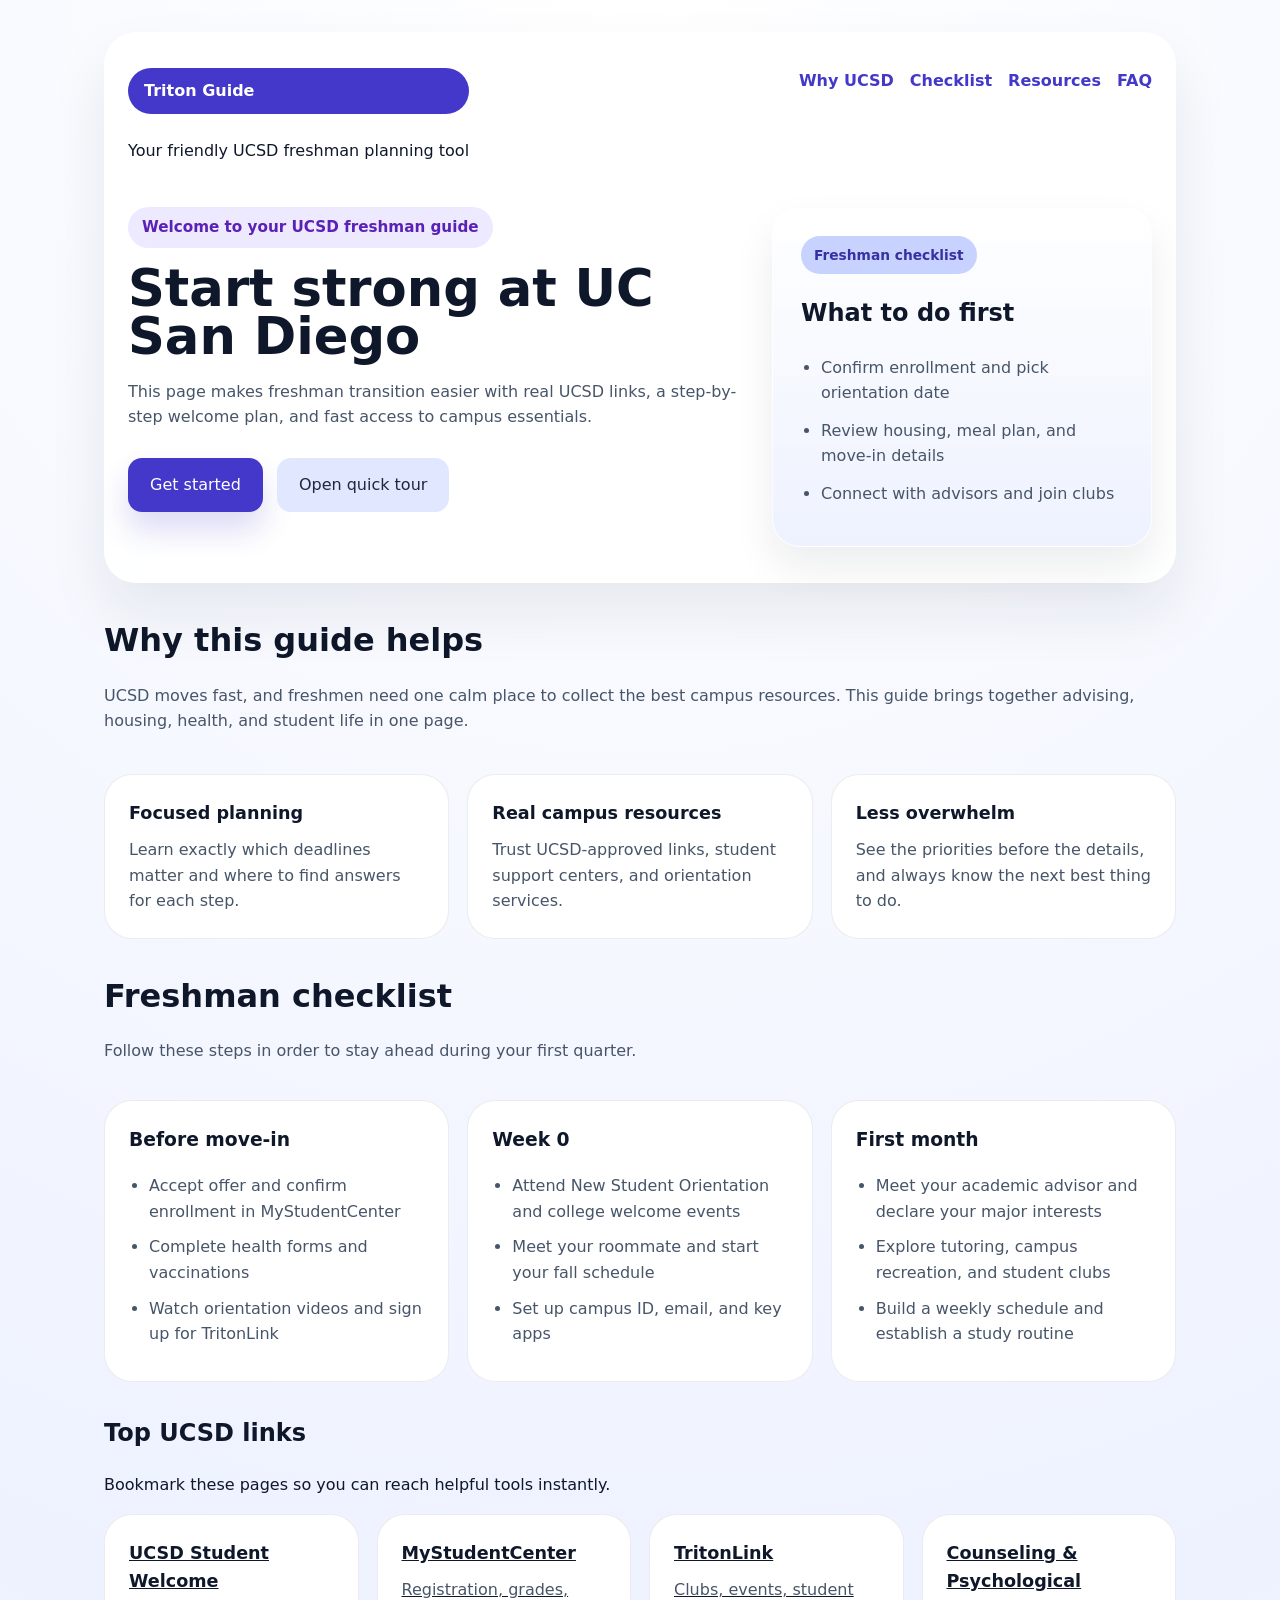
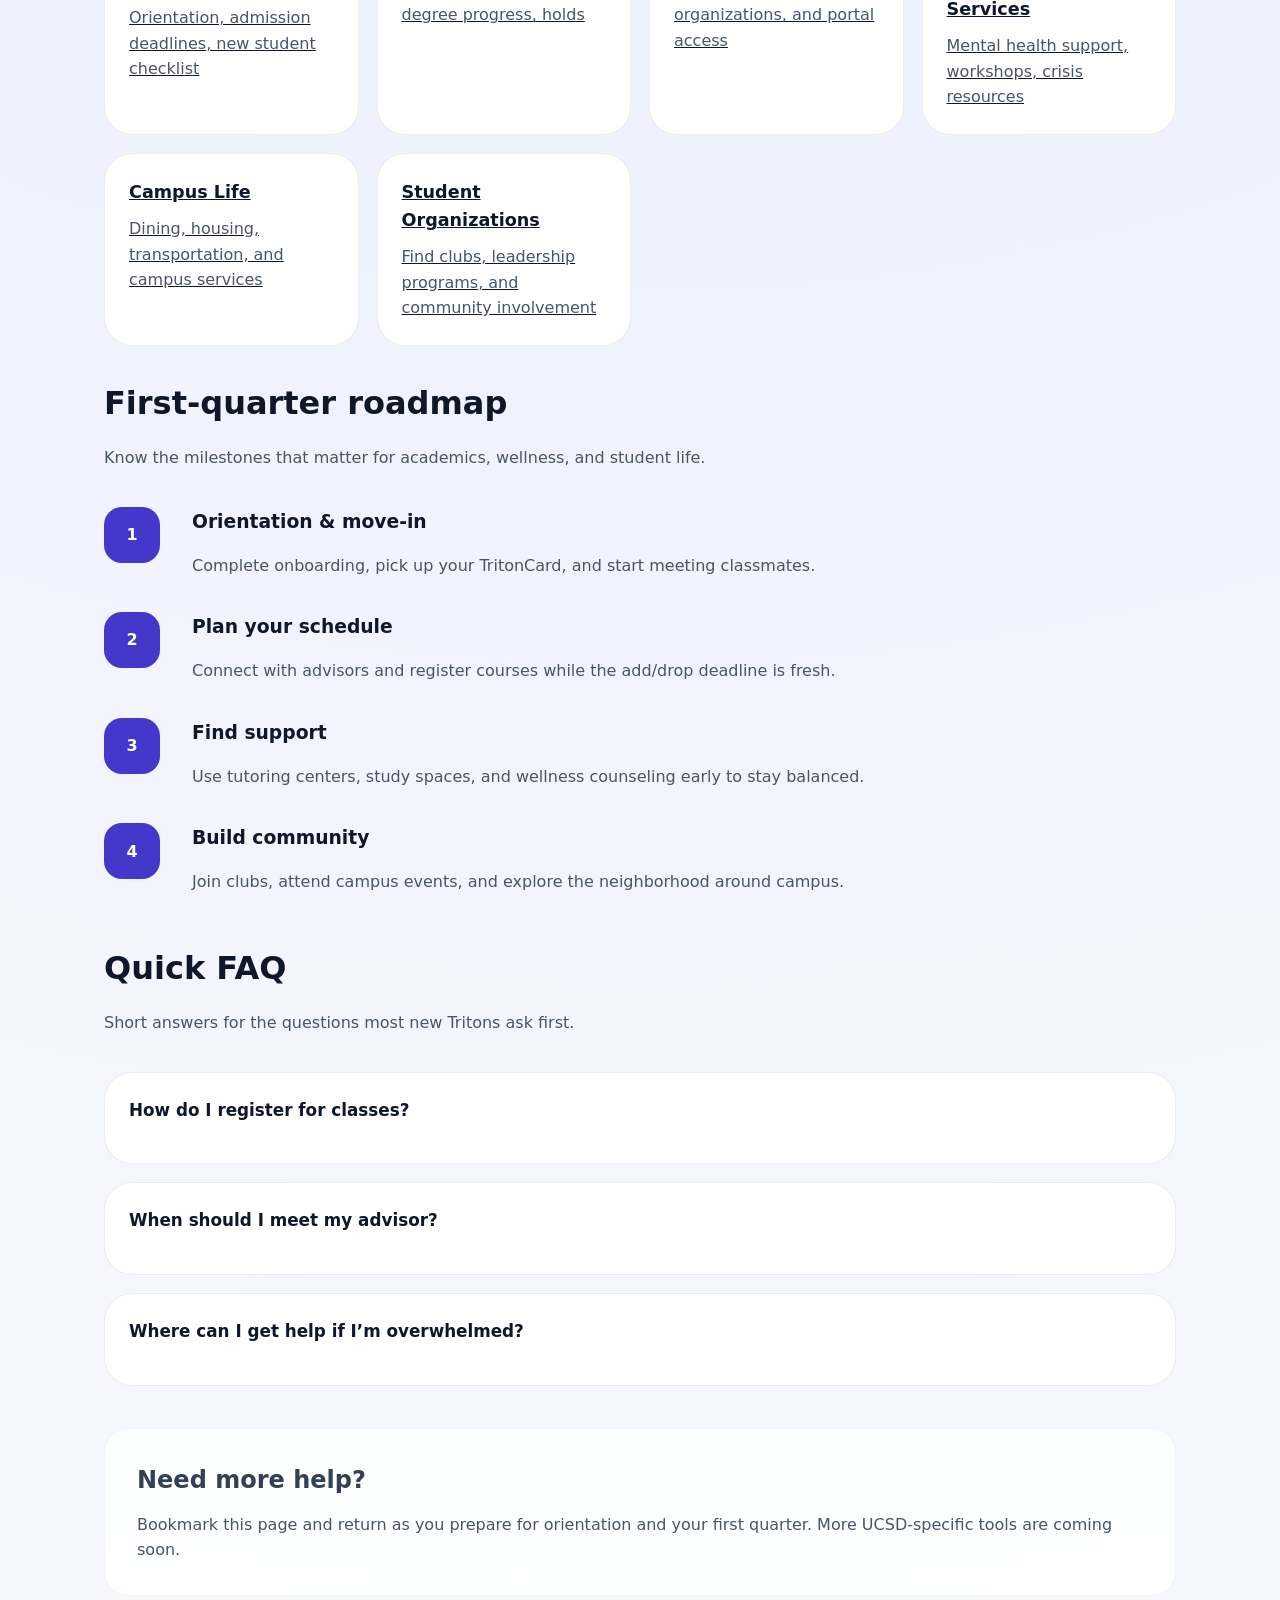
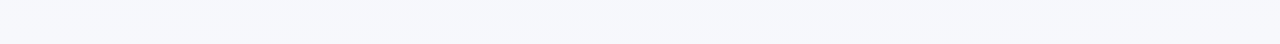
<file: index.html>
<!DOCTYPE html>
<html lang="en">
  <head>
    <meta charset="UTF-8" />
    <meta name="viewport" content="width=device-width, initial-scale=1.0" />
    <title>UCSD Freshman Navigator</title>
    <link rel="stylesheet" href="styles.css" />
  </head>
  <body>
    <div class="page-shell">
      <header class="hero">
        <div class="hero-top">
          <div class="hero-brand">
            <span class="logo">Triton Guide</span>
            <p>Your friendly UCSD freshman planning tool</p>
          </div>
          <nav class="site-nav" aria-label="Primary">
            <a href="#why">Why UCSD</a>
            <a href="#checklist">Checklist</a>
            <a href="#resources">Resources</a>
            <a href="#faq">FAQ</a>
          </nav>
        </div>

        <div class="hero-body">
          <div class="hero-content">
            <p class="eyebrow">Welcome to your UCSD freshman guide</p>
            <h1>Start strong at UC San Diego</h1>
            <p class="hero-copy">
              This page makes freshman transition easier with real UCSD links, a step-by-step welcome plan, and fast access to campus essentials.
            </p>
            <div class="hero-actions">
              <a class="button button-primary" href="#checklist">Get started</a>
              <button class="button button-secondary" id="quick-start">Open quick tour</button>
            </div>
          </div>

          <aside class="hero-card">
            <span class="badge">Freshman checklist</span>
            <h2>What to do first</h2>
            <ul>
              <li>Confirm enrollment and pick orientation date</li>
              <li>Review housing, meal plan, and move-in details</li>
              <li>Connect with advisors and join clubs</li>
            </ul>
          </aside>
        </div>
      </header>

      <main>
        <section class="intro" id="why">
          <div class="intro-copy">
            <h2>Why this guide helps</h2>
            <p>
              UCSD moves fast, and freshmen need one calm place to collect the best campus resources. This guide brings together advising, housing, health, and student life in one page.
            </p>
          </div>
          <div class="cards-grid">
            <article class="info-card">
              <strong>Focused planning</strong>
              <p>Learn exactly which deadlines matter and where to find answers for each step.</p>
            </article>
            <article class="info-card">
              <strong>Real campus resources</strong>
              <p>Trust UCSD-approved links, student support centers, and orientation services.</p>
            </article>
            <article class="info-card">
              <strong>Less overwhelm</strong>
              <p>See the priorities before the details, and always know the next best thing to do.</p>
            </article>
          </div>
        </section>

        <section class="checklist-section" id="checklist">
          <div class="section-header">
            <div>
              <h2>Freshman checklist</h2>
              <p>Follow these steps in order to stay ahead during your first quarter.</p>
            </div>
          </div>

          <div class="checklist-grid">
            <article class="checklist-card">
              <h3>Before move-in</h3>
              <ul>
                <li>Accept offer and confirm enrollment in MyStudentCenter</li>
                <li>Complete health forms and vaccinations</li>
                <li>Watch orientation videos and sign up for TritonLink</li>
              </ul>
            </article>
            <article class="checklist-card">
              <h3>Week 0</h3>
              <ul>
                <li>Attend New Student Orientation and college welcome events</li>
                <li>Meet your roommate and start your fall schedule</li>
                <li>Set up campus ID, email, and key apps</li>
              </ul>
            </article>
            <article class="checklist-card">
              <h3>First month</h3>
              <ul>
                <li>Meet your academic advisor and declare your major interests</li>
                <li>Explore tutoring, campus recreation, and student clubs</li>
                <li>Build a weekly schedule and establish a study routine</li>
              </ul>
            </article>
          </div>
        </section>

        <section class="featured-links" id="resources">
          <h2>Top UCSD links</h2>
          <p>Bookmark these pages so you can reach helpful tools instantly.</p>
          <div class="cards-grid">
            <a class="resource-card" href="https://students.ucsd.edu/welcome/" target="_blank" rel="noreferrer">
              <strong>UCSD Student Welcome</strong>
              <span>Orientation, admission deadlines, new student checklist</span>
            </a>
            <a class="resource-card" href="https://adminrecords.ucsd.edu/" target="_blank" rel="noreferrer">
              <strong>MyStudentCenter</strong>
              <span>Registration, grades, degree progress, holds</span>
            </a>
            <a class="resource-card" href="https://tritonlink.ucsd.edu/" target="_blank" rel="noreferrer">
              <strong>TritonLink</strong>
              <span>Clubs, events, student organizations, and portal access</span>
            </a>
            <a class="resource-card" href="https://caps.ucsd.edu/" target="_blank" rel="noreferrer">
              <strong>Counseling & Psychological Services</strong>
              <span>Mental health support, workshops, crisis resources</span>
            </a>
            <a class="resource-card" href="https://www.ucsd.edu/campus-life/" target="_blank" rel="noreferrer">
              <strong>Campus Life</strong>
              <span>Dining, housing, transportation, and campus services</span>
            </a>
            <a class="resource-card" href="https://students.ucsd.edu/student-life/clubs/" target="_blank" rel="noreferrer">
              <strong>Student Organizations</strong>
              <span>Find clubs, leadership programs, and community involvement</span>
            </a>
          </div>
        </section>

        <section class="timeline-section">
          <div class="section-header">
            <div>
              <h2>First-quarter roadmap</h2>
              <p>Know the milestones that matter for academics, wellness, and student life.</p>
            </div>
          </div>
          <div class="timeline">
            <div class="timeline-item">
              <span class="timeline-step">1</span>
              <div>
                <h3>Orientation & move-in</h3>
                <p>Complete onboarding, pick up your TritonCard, and start meeting classmates.</p>
              </div>
            </div>
            <div class="timeline-item">
              <span class="timeline-step">2</span>
              <div>
                <h3>Plan your schedule</h3>
                <p>Connect with advisors and register courses while the add/drop deadline is fresh.</p>
              </div>
            </div>
            <div class="timeline-item">
              <span class="timeline-step">3</span>
              <div>
                <h3>Find support</h3>
                <p>Use tutoring centers, study spaces, and wellness counseling early to stay balanced.</p>
              </div>
            </div>
            <div class="timeline-item">
              <span class="timeline-step">4</span>
              <div>
                <h3>Build community</h3>
                <p>Join clubs, attend campus events, and explore the neighborhood around campus.</p>
              </div>
            </div>
          </div>
        </section>

        <section class="faq-section" id="faq">
          <div class="section-header">
            <div>
              <h2>Quick FAQ</h2>
              <p>Short answers for the questions most new Tritons ask first.</p>
            </div>
          </div>

          <div class="faq-grid">
            <article class="faq-item">
              <button class="faq-question" aria-expanded="false">How do I register for classes?</button>
              <div class="faq-answer">
                <p>Use MyStudentCenter to enroll in classes. Your college advising team can help confirm GE and major requirements.</p>
              </div>
            </article>
            <article class="faq-item">
              <button class="faq-question" aria-expanded="false">When should I meet my advisor?</button>
              <div class="faq-answer">
                <p>Meet your advisor during the first two weeks of the quarter. Advising appointments often fill quickly, so book early.</p>
              </div>
            </article>
            <article class="faq-item">
              <button class="faq-question" aria-expanded="false">Where can I get help if I’m overwhelmed?</button>
              <div class="faq-answer">
                <p>CAPS and campus wellness services are available for every student. Study centers and peer mentors also offer academic support.</p>
              </div>
            </article>
          </div>
        </section>
      </main>

      <footer class="footer">
        <div>
          <h2>Need more help?</h2>
          <p>Bookmark this page and return as you prepare for orientation and your first quarter. More UCSD-specific tools are coming soon.</p>
        </div>
      </footer>
    </div>

    <script src="script.js"></script>
  </body>
</html>
</file>
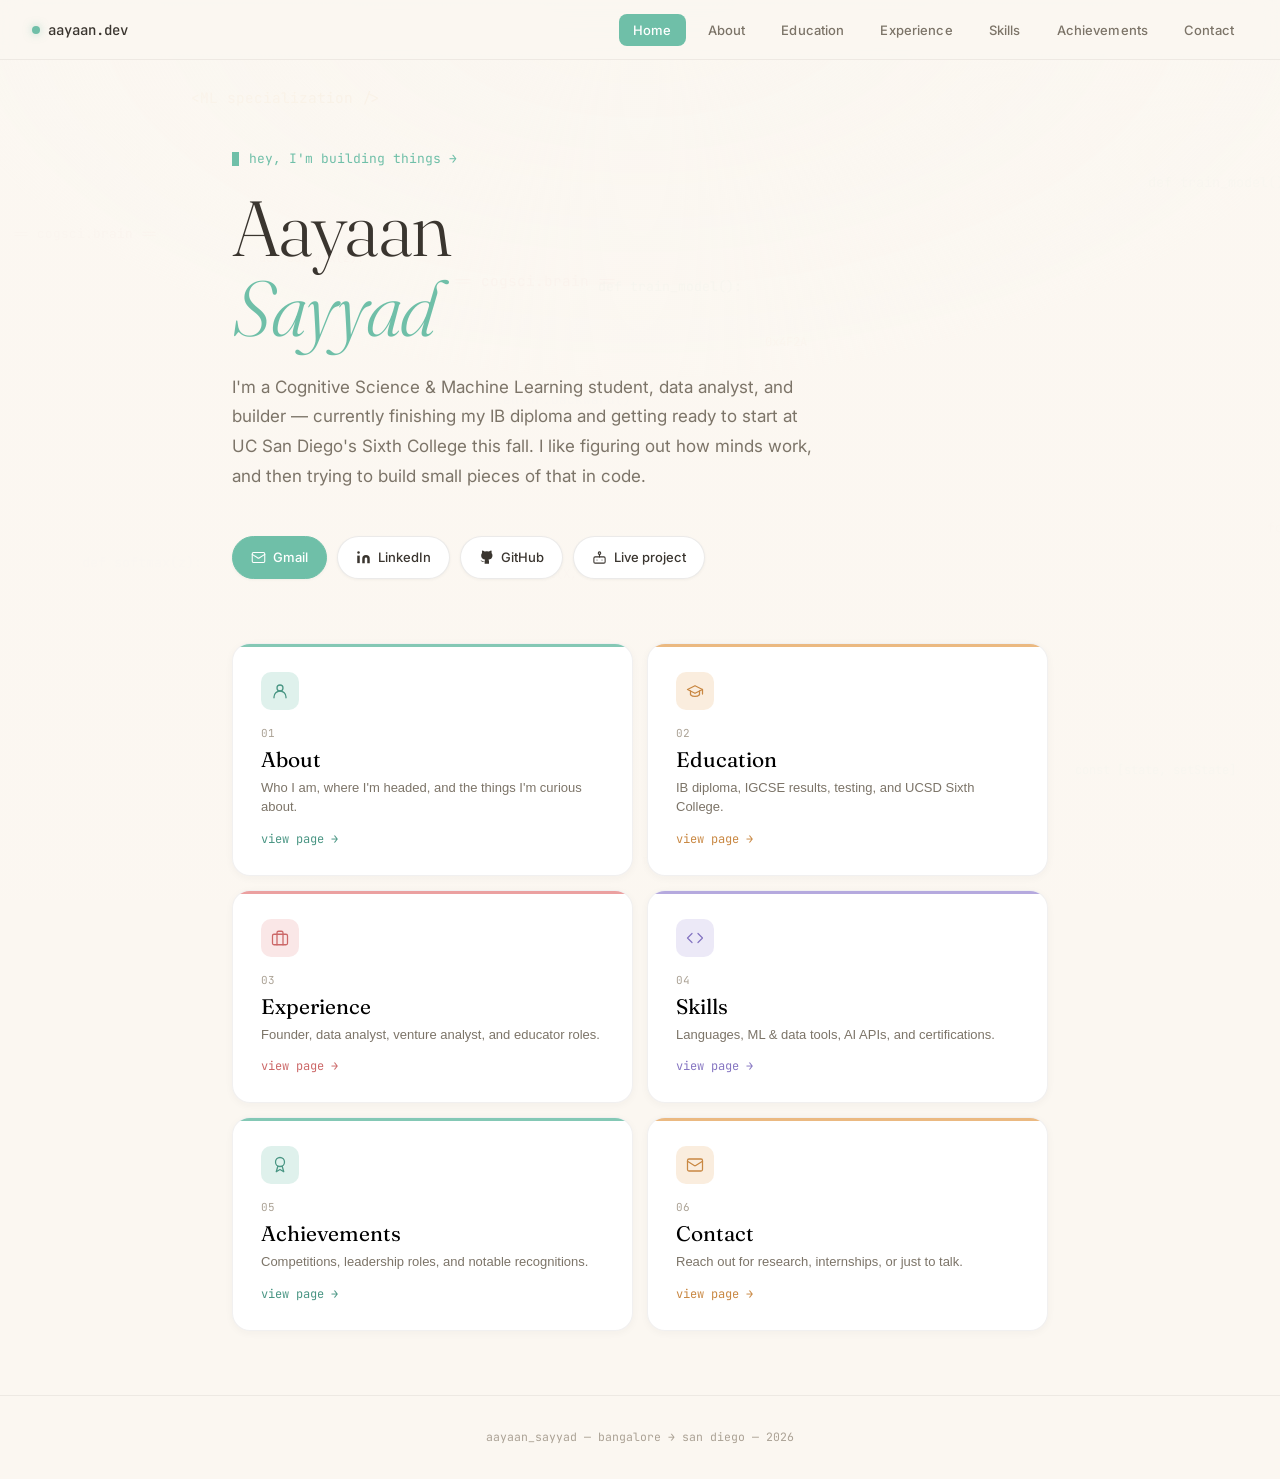
<file: PersonalWebsite/aayaan_sayyad_portfolio.html>
<!DOCTYPE html>
<html lang="en">
<head>
<meta charset="UTF-8">
<meta name="viewport" content="width=device-width, initial-scale=1.0">
<title>Aayaan Sayyad</title>
<link rel="preconnect" href="https://fonts.googleapis.com">
<link rel="preconnect" href="https://fonts.gstatic.com" crossorigin>
<link href="https://fonts.googleapis.com/css2?family=Inter:wght@300;400;500;600&family=Fraunces:ital,wght@0,300;0,400;0,500;1,300&family=JetBrains+Mono:wght@400;500&display=swap" rel="stylesheet">
<style>
  *, *::before, *::after { box-sizing: border-box; margin: 0; padding: 0; }

  :root {
    --bg: #FBF7F1;
    --surface: #FFFFFF;
    --surface-raised: #FFFDFB;
    --text-primary: #3A352F;
    --text-secondary: #7C7468;
    --text-muted: #ABA295;
    --border: rgba(58,53,47,0.1);
    --border-soft: rgba(58,53,47,0.07);

    --teal: #6FBFA8;
    --teal-deep: #4A9684;
    --teal-soft: #E3F2EC;
    --amber: #E8AD6B;
    --amber-deep: #C98843;
    --amber-soft: #FBEEDD;
    --coral: #E89090;
    --coral-deep: #CC6868;
    --coral-soft: #FBE9E9;
    --violet: #A89BD9;
    --violet-deep: #8676C2;
    --violet-soft: #ECE8F8;

    --accent: var(--teal);
    --accent-deep: var(--teal-deep);
  }

  html { scroll-behavior: smooth; }
  html, body { background: var(--bg); }

  body {
    font-family: 'Inter', sans-serif;
    color: var(--text-primary);
    font-size: 15px;
    line-height: 1.65;
    -webkit-font-smoothing: antialiased;
    min-height: 100vh;
    overflow-x: hidden;
  }

  #bg-canvas {
    position: fixed;
    top: 0; left: 0;
    width: 100vw; height: 100vh;
    z-index: 0;
    pointer-events: none;
  }

  .bg-fade {
    position: fixed;
    top: 0; left: 0;
    width: 100vw; height: 100vh;
    z-index: 0;
    background: radial-gradient(ellipse 80% 60% at 50% 0%, rgba(251,247,241,0.1), rgba(251,247,241,0.85) 70%);
    pointer-events: none;
  }

  nav {
    position: fixed;
    top: 0; left: 0; right: 0;
    z-index: 100;
    background: rgba(251,247,241,0.82);
    backdrop-filter: blur(14px);
    -webkit-backdrop-filter: blur(14px);
    border-bottom: 1px solid var(--border-soft);
    padding: 0 2rem;
    height: 60px;
    display: flex;
    align-items: center;
    justify-content: space-between;
  }

  .nav-logo {
    font-family: 'JetBrains Mono', monospace;
    font-weight: 500;
    font-size: 14px;
    color: var(--text-primary);
    text-decoration: none;
    display: flex;
    align-items: center;
    gap: 8px;
    cursor: pointer;
    background: none;
    border: none;
  }

  .nav-logo .dot {
    width: 8px; height: 8px;
    border-radius: 50%;
    background: var(--teal);
    box-shadow: 0 0 8px rgba(111,191,168,0.5);
  }

  .nav-links {
    display: flex;
    gap: 0.5rem;
    list-style: none;
  }

  .nav-btn {
    font-family: 'Inter', sans-serif;
    font-size: 13px;
    font-weight: 500;
    color: var(--text-secondary);
    background: none;
    border: none;
    cursor: pointer;
    padding: 8px 14px;
    border-radius: 8px;
    letter-spacing: 0.01em;
    transition: color 0.2s, background 0.2s;
  }

  .nav-btn:hover { color: var(--text-primary); background: var(--border-soft); }
  .nav-btn.active { color: #FFFFFF; background: var(--teal); }

  .nav-toggle {
    display: none;
    background: none;
    border: none;
    color: var(--text-primary);
    cursor: pointer;
    padding: 8px;
  }

  .page {
    display: none;
    position: relative;
    z-index: 1;
    min-height: 100vh;
    padding-top: 60px;
    animation: fadeIn 0.4s ease;
  }
  .page.active { display: block; }

  @keyframes fadeIn {
    from { opacity: 0; transform: translateY(8px); }
    to { opacity: 1; transform: translateY(0); }
  }

  .container {
    max-width: 880px;
    margin: 0 auto;
    padding: 0 2rem;
  }

  .section-label {
    font-family: 'JetBrains Mono', monospace;
    font-size: 11px;
    font-weight: 500;
    letter-spacing: 0.08em;
    text-transform: uppercase;
    color: var(--accent);
    margin-bottom: 1.75rem;
    display: flex;
    align-items: center;
    gap: 8px;
  }

  .section-label::before {
    content: '//';
    opacity: 0.6;
  }

  #page-home .container {
    padding-top: 5.5rem;
    padding-bottom: 4rem;
  }

  .home-eyebrow {
    font-family: 'JetBrains Mono', monospace;
    font-size: 13px;
    color: var(--teal);
    margin-bottom: 1.25rem;
    display: flex;
    align-items: center;
    gap: 10px;
  }

  .home-eyebrow .blink {
    width: 7px; height: 14px;
    background: var(--teal);
    animation: blink 1.1s steps(1) infinite;
  }

  @keyframes blink { 50% { opacity: 0; } }

  .home-name {
    font-family: 'Fraunces', serif;
    font-weight: 300;
    font-size: clamp(46px, 8vw, 78px);
    line-height: 1.02;
    letter-spacing: -0.02em;
    margin-bottom: 1.5rem;
  }

  .home-name em {
    font-style: italic;
    color: var(--teal);
  }

  .home-tagline {
    font-size: 17px;
    color: var(--text-secondary);
    max-width: 580px;
    line-height: 1.75;
    margin-bottom: 2.75rem;
  }

  .home-links {
    display: flex;
    flex-wrap: wrap;
    gap: 10px;
    margin-bottom: 4rem;
  }

  .link-pill {
    display: inline-flex;
    align-items: center;
    gap: 7px;
    padding: 10px 18px;
    border-radius: 100px;
    font-size: 13px;
    font-weight: 500;
    text-decoration: none;
    transition: all 0.18s ease;
    border: 1.5px solid var(--border);
    color: var(--text-primary);
    background: var(--surface);
    box-shadow: 0 1px 3px rgba(58,53,47,0.05);
  }

  .link-pill:hover {
    border-color: var(--teal);
    color: var(--teal-deep);
    transform: translateY(-2px);
    box-shadow: 0 4px 10px rgba(111,191,168,0.18);
  }

  .link-pill-primary {
    background: var(--teal);
    color: #FFFFFF;
    border-color: var(--teal);
  }

  .link-pill-primary:hover {
    background: var(--teal-deep);
    border-color: var(--teal-deep);
    color: #FFFFFF;
  }

  .link-pill svg { width: 15px; height: 15px; flex-shrink: 0; }

  .nav-tiles {
    display: grid;
    grid-template-columns: repeat(2, 1fr);
    gap: 14px;
  }

  .nav-tile {
    background: var(--surface);
    border: 1px solid var(--border-soft);
    border-radius: 18px;
    padding: 1.75rem;
    cursor: pointer;
    text-align: left;
    transition: border-color 0.2s, transform 0.2s, background 0.2s, box-shadow 0.2s;
    position: relative;
    overflow: hidden;
    box-shadow: 0 2px 8px rgba(58,53,47,0.04);
  }

  .nav-tile:hover {
    transform: translateY(-3px);
    background: var(--surface-raised);
    box-shadow: 0 10px 24px rgba(58,53,47,0.1);
  }

  .nav-tile::before {
    content: '';
    position: absolute;
    top: 0; left: 0;
    width: 100%; height: 3px;
    background: var(--tile-color);
    opacity: 0.85;
  }

  .nav-tile[data-tone="teal"] { --tile-color: var(--teal); --tile-deep: var(--teal-deep); }
  .nav-tile[data-tone="teal"]:hover { border-color: var(--teal); }
  .nav-tile[data-tone="amber"] { --tile-color: var(--amber); --tile-deep: var(--amber-deep); }
  .nav-tile[data-tone="amber"]:hover { border-color: var(--amber); }
  .nav-tile[data-tone="coral"] { --tile-color: var(--coral); --tile-deep: var(--coral-deep); }
  .nav-tile[data-tone="coral"]:hover { border-color: var(--coral); }
  .nav-tile[data-tone="violet"] { --tile-color: var(--violet); --tile-deep: var(--violet-deep); }
  .nav-tile[data-tone="violet"]:hover { border-color: var(--violet); }
  .tile-icon {
    width: 38px; height: 38px;
    border-radius: 10px;
    display: flex;
    align-items: center;
    justify-content: center;
    margin-bottom: 1rem;
    background: color-mix(in srgb, var(--tile-color) 22%, transparent);
  }

  .tile-icon svg { width: 18px; height: 18px; stroke: var(--tile-deep); }

  .tile-num {
    font-family: 'JetBrains Mono', monospace;
    font-size: 11px;
    color: var(--text-muted);
    margin-bottom: 6px;
  }

  .tile-title {
    font-family: 'Fraunces', serif;
    font-size: 21px;
    font-weight: 400;
    margin-bottom: 6px;
  }

  .tile-sub {
    font-size: 13px;
    color: var(--text-secondary);
    line-height: 1.5;
  }

  .tile-arrow {
    margin-top: 14px;
    font-family: 'JetBrains Mono', monospace;
    font-size: 12px;
    color: var(--tile-deep);
    display: flex;
    align-items: center;
    gap: 5px;
  }

  .page-hero {
    padding: 3.5rem 0 3rem;
    border-bottom: 1px solid var(--border-soft);
    margin-bottom: 3rem;
  }

  .page-title {
    font-family: 'Fraunces', serif;
    font-weight: 300;
    font-size: clamp(36px, 5.5vw, 52px);
    letter-spacing: -0.01em;
    margin-bottom: 0.9rem;
  }

  .page-title em { font-style: italic; color: var(--accent); }

  .page-desc {
    font-size: 15.5px;
    color: var(--text-secondary);
    max-width: 600px;
    line-height: 1.75;
  }

  .page-footer-spacer { padding-bottom: 5rem; }

  .about-grid {
    display: grid;
    grid-template-columns: 1.2fr 1fr;
    gap: 3rem;
    margin-bottom: 3rem;
  }

  .about-text p { font-size: 15.5px; color: var(--text-secondary); line-height: 1.85; }
  .about-text p + p { margin-top: 1.1rem; }
  .about-text strong { color: var(--text-primary); font-weight: 500; }

  .details-list { display: flex; flex-direction: column; gap: 16px; }

  .detail-row { display: flex; align-items: flex-start; gap: 12px; }

  .detail-icon {
    width: 34px; height: 34px;
    border-radius: 9px;
    background: var(--teal-soft);
    display: flex; align-items: center; justify-content: center;
    flex-shrink: 0;
  }
  .detail-icon svg { width: 16px; height: 16px; stroke: var(--teal-deep); }

  .detail-title { font-weight: 500; font-size: 14px; color: var(--text-primary); line-height: 1.35; }
  .detail-sub { font-size: 12.5px; color: var(--text-muted); margin-top: 2px; }

  .stats-row {
    display: grid;
    grid-template-columns: repeat(4, 1fr);
    gap: 1px;
    background: var(--border-soft);
    border: 1px solid var(--border-soft);
    border-radius: 16px;
    overflow: hidden;
    box-shadow: 0 2px 10px rgba(58,53,47,0.05);
  }

  .stat-item { background: var(--surface); padding: 1.4rem 1.2rem; text-align: center; }
  .stat-number { font-family: 'Fraunces', serif; font-size: 27px; font-weight: 300; line-height: 1; margin-bottom: 5px; }
  .stat-label { font-size: 11.5px; color: var(--text-muted); }

  .interests-row {
    display: flex;
    flex-wrap: wrap;
    gap: 8px;
    margin-top: 2.5rem;
  }

  .interest-pill {
    font-size: 12.5px;
    color: var(--text-secondary);
    border: 1px solid var(--border-soft);
    border-radius: 100px;
    padding: 6px 13px;
    font-family: 'JetBrains Mono', monospace;
  }

  .edu-card {
    background: var(--surface);
    border: 1px solid var(--border-soft);
    border-radius: 16px;
    padding: 1.75rem 2rem;
    margin-bottom: 1.1rem;
    position: relative;
    border-left: 3px solid var(--accent);
    box-shadow: 0 2px 10px rgba(58,53,47,0.05);
  }

  .edu-header { display: flex; justify-content: space-between; align-items: flex-start; gap: 1rem; margin-bottom: 8px; }
  .edu-school { font-weight: 500; font-size: 16.5px; color: var(--text-primary); }
  .edu-date {
    font-family: 'JetBrains Mono', monospace;
    font-size: 11.5px;
    color: var(--text-muted);
    background: var(--bg);
    padding: 4px 11px;
    border-radius: 100px;
    white-space: nowrap;
    border: 1px solid var(--border-soft);
  }

  .edu-degree { font-size: 14px; color: var(--text-secondary); margin-bottom: 10px; }
  .edu-meta { font-size: 13px; color: var(--text-muted); margin-bottom: 10px; }

  .edu-badges { display: flex; flex-wrap: wrap; gap: 6px; margin-top: 12px; }

  .badge {
    display: inline-block;
    padding: 4px 11px;
    border-radius: 100px;
    font-size: 11.5px;
    font-weight: 500;
    font-family: 'JetBrains Mono', monospace;
  }

  .badge-teal { background: var(--teal-soft); color: var(--teal-deep); }
  .badge-amber { background: var(--amber-soft); color: var(--amber-deep); }
  .badge-coral { background: var(--coral-soft); color: var(--coral-deep); }
  .badge-pending {
    background: var(--violet-soft);
    color: var(--violet-deep);
    font-style: italic;
  }

  .exp-item {
    display: grid;
    grid-template-columns: 130px 1fr;
    gap: 1.5rem;
    padding: 1.85rem 0;
    border-bottom: 1px solid var(--border-soft);
  }
  .exp-item:last-child { border-bottom: none; }

  .exp-date {
    font-family: 'JetBrains Mono', monospace;
    font-size: 11.5px;
    color: var(--text-muted);
    padding-top: 3px;
    line-height: 1.6;
  }

  .exp-role { font-weight: 500; font-size: 15.5px; color: var(--text-primary); margin-bottom: 2px; }
  .exp-org { font-size: 13px; margin-bottom: 10px; font-style: italic; }

  .exp-item[data-tone="teal"] .exp-org { color: var(--teal); }
  .exp-item[data-tone="amber"] .exp-org { color: var(--amber); }
  .exp-item[data-tone="coral"] .exp-org { color: var(--coral); }
  .exp-item[data-tone="violet"] .exp-org { color: var(--violet); }

  .exp-bullets { list-style: none; padding: 0; }
  .exp-bullets li {
    font-size: 14px; color: var(--text-secondary); line-height: 1.65;
    padding-left: 16px; position: relative; margin-bottom: 5px;
  }
  .exp-bullets li::before { content: '–'; position: absolute; left: 0; color: var(--text-muted); }

  .skills-grid {
    display: grid;
    grid-template-columns: repeat(2, 1fr);
    gap: 1rem;
    margin-bottom: 1rem;
  }

  .skill-group {
    background: var(--surface);
    border: 1px solid var(--border-soft);
    border-radius: 16px;
    padding: 1.4rem 1.5rem;
    box-shadow: 0 2px 10px rgba(58,53,47,0.05);
  }

  .skill-group[data-tone="teal"] { border-top: 2px solid var(--teal); }
  .skill-group[data-tone="amber"] { border-top: 2px solid var(--amber); }
  .skill-group[data-tone="coral"] { border-top: 2px solid var(--coral); }
  .skill-group[data-tone="violet"] { border-top: 2px solid var(--violet); }

  .skill-group-title {
    font-family: 'JetBrains Mono', monospace;
    font-size: 11.5px;
    font-weight: 500;
    text-transform: uppercase;
    letter-spacing: 0.06em;
    color: var(--text-secondary);
    margin-bottom: 12px;
  }

  .skill-tags { display: flex; flex-wrap: wrap; gap: 6px; }

  .skill-tag {
    padding: 5px 11px;
    font-size: 12.5px;
    border-radius: 7px;
    background: var(--bg);
    color: var(--text-secondary);
    border: 1px solid var(--border-soft);
    font-family: 'JetBrains Mono', monospace;
  }

  .achievements-grid {
    display: grid;
    grid-template-columns: repeat(3, 1fr);
    gap: 1rem;
  }

  .achievement-card {
    background: var(--surface);
    border: 1px solid var(--border-soft);
    border-radius: 16px;
    padding: 1.3rem;
    transition: border-color 0.2s, transform 0.2s, box-shadow 0.2s;
    box-shadow: 0 2px 10px rgba(58,53,47,0.05);
  }

  .achievement-card[data-tone="teal"]:hover { border-color: var(--teal); transform: translateY(-3px); box-shadow: 0 8px 20px rgba(111,191,168,0.18); }
  .achievement-card[data-tone="amber"]:hover { border-color: var(--amber); transform: translateY(-3px); box-shadow: 0 8px 20px rgba(232,173,107,0.18); }
  .achievement-card[data-tone="coral"]:hover { border-color: var(--coral); transform: translateY(-3px); box-shadow: 0 8px 20px rgba(232,144,144,0.18); }
  .achievement-card[data-tone="violet"]:hover { border-color: var(--violet); transform: translateY(-3px); box-shadow: 0 8px 20px rgba(168,155,217,0.18); }

  .achievement-icon-wrap {
    width: 34px; height: 34px;
    border-radius: 9px;
    display: flex; align-items: center; justify-content: center;
    margin-bottom: 12px;
  }
  .achievement-card[data-tone="teal"] .achievement-icon-wrap { background: var(--teal-soft); }
  .achievement-card[data-tone="amber"] .achievement-icon-wrap { background: var(--amber-soft); }
  .achievement-card[data-tone="coral"] .achievement-icon-wrap { background: var(--coral-soft); }
  .achievement-card[data-tone="violet"] .achievement-icon-wrap { background: var(--violet-soft); }

  .achievement-icon-wrap svg { width: 16px; height: 16px; }
  .achievement-card[data-tone="teal"] svg { stroke: var(--teal-deep); }
  .achievement-card[data-tone="amber"] svg { stroke: var(--amber-deep); }
  .achievement-card[data-tone="coral"] svg { stroke: var(--coral-deep); }
  .achievement-card[data-tone="violet"] svg { stroke: var(--violet-deep); }

  .achievement-title { font-size: 13.5px; font-weight: 500; color: var(--text-primary); margin-bottom: 4px; line-height: 1.4; }
  .achievement-sub { font-size: 12px; color: var(--text-muted); }

  .contact-inner {
    background: var(--surface);
    border: 1px solid var(--border-soft);
    border-radius: 20px;
    padding: 3.5rem;
    text-align: center;
    box-shadow: 0 4px 18px rgba(58,53,47,0.06);
  }

  .contact-heading {
    font-family: 'Fraunces', serif;
    font-weight: 300;
    font-size: 38px;
    margin-bottom: 0.8rem;
  }
  .contact-heading em { font-style: italic; color: var(--teal); }

  .contact-sub { font-size: 15px; color: var(--text-secondary); margin-bottom: 2.25rem; }

  .contact-links { display: flex; justify-content: center; flex-wrap: wrap; gap: 10px; }

  .contact-signoff {
    margin-top: 2.5rem;
    font-family: 'Fraunces', serif;
    font-style: italic;
    font-size: 17px;
    color: var(--text-muted);
  }

  footer {
    padding: 2rem 0;
    border-top: 1px solid var(--border-soft);
    text-align: center;
    font-family: 'JetBrains Mono', monospace;
    font-size: 11.5px;
    color: var(--text-muted);
  }

  @media (max-width: 720px) {
    .nav-links { display: none; }
    .nav-toggle { display: flex; }
    .nav-links.mobile-open {
      display: flex;
      position: fixed;
      top: 60px; left: 0; right: 0;
      flex-direction: column;
      background: rgba(14,20,36,0.97);
      backdrop-filter: blur(14px);
      padding: 1rem;
      border-bottom: 1px solid var(--border-soft);
      gap: 4px;
    }
    .about-grid { grid-template-columns: 1fr; gap: 2rem; }
    .stats-row { grid-template-columns: repeat(2, 1fr); }
    .nav-tiles { grid-template-columns: 1fr; }
    .skills-grid { grid-template-columns: 1fr; }
    .achievements-grid { grid-template-columns: repeat(2, 1fr); }
    .exp-item { grid-template-columns: 1fr; gap: 0.3rem; }
    .contact-inner { padding: 2.25rem 1.5rem; }
    .edu-header { flex-direction: column; gap: 8px; }
  }

  @media (prefers-reduced-motion: reduce) {
    #bg-canvas { display: none; }
    .home-eyebrow .blink { animation: none; }
  }
</style>
</head>
<body>

<canvas id="bg-canvas"></canvas>
<div class="bg-fade"></div>

<nav>
  <button class="nav-logo" onclick="goTo('home')">
    <span class="dot"></span> aayaan.dev
  </button>
  <ul class="nav-links" id="navLinks">
    <li><button class="nav-btn" data-page="home" onclick="goTo('home')">Home</button></li>
    <li><button class="nav-btn" data-page="about" onclick="goTo('about')">About</button></li>
    <li><button class="nav-btn" data-page="education" onclick="goTo('education')">Education</button></li>
    <li><button class="nav-btn" data-page="experience" onclick="goTo('experience')">Experience</button></li>
    <li><button class="nav-btn" data-page="skills" onclick="goTo('skills')">Skills</button></li>
    <li><button class="nav-btn" data-page="achievements" onclick="goTo('achievements')">Achievements</button></li>
    <li><button class="nav-btn" data-page="contact" onclick="goTo('contact')">Contact</button></li>
  </ul>
  <button class="nav-toggle" id="navToggle" aria-label="Toggle menu" onclick="toggleMobileNav()">
    <svg width="22" height="22" viewBox="0 0 24 24" fill="none" stroke="currentColor" stroke-width="1.8" stroke-linecap="round"><line x1="3" y1="6" x2="21" y2="6"/><line x1="3" y1="12" x2="21" y2="12"/><line x1="3" y1="18" x2="21" y2="18"/></svg>
  </button>
</nav>

<div class="page active" id="page-home">
  <div class="container">
    <div class="home-eyebrow"><span class="blink"></span> hey, I'm building things →</div>
    <h1 class="home-name">Aayaan<br><em>Sayyad</em></h1>
    <p class="home-tagline">
      I'm a Cognitive Science & Machine Learning student, data analyst, and builder — currently finishing my IB diploma and getting ready to start at UC San Diego's Sixth College this fall. I like figuring out how minds work, and then trying to build small pieces of that in code.
    </p>

    <div class="home-links">
      <a href="mailto:aayaansayyad6@gmail.com" class="link-pill link-pill-primary" target="_blank">
        <svg viewBox="0 0 24 24" fill="none" stroke="currentColor" stroke-width="1.7" stroke-linecap="round" stroke-linejoin="round"><rect x="2" y="4" width="20" height="16" rx="2"/><path d="m22 7-8.97 5.7a1.94 1.94 0 0 1-2.06 0L2 7"/></svg>
        Gmail
      </a>
      <a href="https://www.linkedin.com/in/aayaansayyad/" class="link-pill" target="_blank">
        <svg viewBox="0 0 24 24" fill="currentColor"><path d="M16 8a6 6 0 0 1 6 6v7h-4v-7a2 2 0 0 0-2-2 2 2 0 0 0-2 2v7h-4v-7a6 6 0 0 1 6-6z"/><rect x="2" y="9" width="4" height="12"/><circle cx="4" cy="4" r="2"/></svg>
        LinkedIn
      </a>
      <a href="https://github.com/AayaanSayyad" class="link-pill" target="_blank">
        <svg viewBox="0 0 24 24" fill="currentColor"><path d="M9 19c-5 1.5-5-2.5-7-3m14 6v-3.87a3.37 3.37 0 0 0-.94-2.61c3.14-.35 6.44-1.54 6.44-7A5.44 5.44 0 0 0 20 4.77 5.07 5.07 0 0 0 19.91 1S18.73.65 16 2.48a13.38 13.38 0 0 0-7 0C6.27.65 5.09 1 5.09 1A5.07 5.07 0 0 0 5 4.77a5.44 5.44 0 0 0-1.5 3.78c0 5.42 3.3 6.61 6.44 7A3.37 3.37 0 0 0 9 18.13V22"/></svg>
        GitHub
      </a>
      <a href="https://chatbot-front-end-lime.vercel.app/" class="link-pill" target="_blank">
        <svg viewBox="0 0 24 24" fill="none" stroke="currentColor" stroke-width="1.7" stroke-linecap="round" stroke-linejoin="round"><rect x="3" y="11" width="18" height="10" rx="2"/><circle cx="12" cy="5" r="2"/><line x1="12" y1="7" x2="12" y2="11"/><line x1="8" y1="16" x2="8" y2="16"/><line x1="16" y1="16" x2="16" y2="16"/></svg>
        Live project
      </a>
    </div>

    <div class="nav-tiles">
      <button class="nav-tile" data-tone="teal" onclick="goTo('about')">
        <div class="tile-icon"><svg viewBox="0 0 24 24" fill="none" stroke-width="1.7" stroke-linecap="round" stroke-linejoin="round"><circle cx="12" cy="8" r="4"/><path d="M4 21v-1a8 8 0 0 1 16 0v1"/></svg></div>
        <div class="tile-num">01</div>
        <div class="tile-title">About</div>
        <div class="tile-sub">Who I am, where I'm headed, and the things I'm curious about.</div>
        <div class="tile-arrow">view page →</div>
      </button>

      <button class="nav-tile" data-tone="amber" onclick="goTo('education')">
        <div class="tile-icon"><svg viewBox="0 0 24 24" fill="none" stroke-width="1.7" stroke-linecap="round" stroke-linejoin="round"><path d="M22 10v6M2 10l10-5 10 5-10 5z"/><path d="M6 12v5c3 3 9 3 12 0v-5"/></svg></div>
        <div class="tile-num">02</div>
        <div class="tile-title">Education</div>
        <div class="tile-sub">IB diploma, IGCSE results, testing, and UCSD Sixth College.</div>
        <div class="tile-arrow">view page →</div>
      </button>

      <button class="nav-tile" data-tone="coral" onclick="goTo('experience')">
        <div class="tile-icon"><svg viewBox="0 0 24 24" fill="none" stroke-width="1.7" stroke-linecap="round" stroke-linejoin="round"><rect x="2" y="7" width="20" height="14" rx="2"/><path d="M16 21V5a2 2 0 0 0-2-2h-4a2 2 0 0 0-2 2v16"/></svg></div>
        <div class="tile-num">03</div>
        <div class="tile-title">Experience</div>
        <div class="tile-sub">Founder, data analyst, venture analyst, and educator roles.</div>
        <div class="tile-arrow">view page →</div>
      </button>

      <button class="nav-tile" data-tone="violet" onclick="goTo('skills')">
        <div class="tile-icon"><svg viewBox="0 0 24 24" fill="none" stroke-width="1.7" stroke-linecap="round" stroke-linejoin="round"><polyline points="16 18 22 12 16 6"/><polyline points="8 6 2 12 8 18"/></svg></div>
        <div class="tile-num">04</div>
        <div class="tile-title">Skills</div>
        <div class="tile-sub">Languages, ML & data tools, AI APIs, and certifications.</div>
        <div class="tile-arrow">view page →</div>
      </button>

      <button class="nav-tile" data-tone="teal" onclick="goTo('achievements')">
        <div class="tile-icon"><svg viewBox="0 0 24 24" fill="none" stroke-width="1.7" stroke-linecap="round" stroke-linejoin="round"><circle cx="12" cy="8" r="6"/><path d="M9 14l-2 7 5-3 5 3-2-7"/></svg></div>
        <div class="tile-num">05</div>
        <div class="tile-title">Achievements</div>
        <div class="tile-sub">Competitions, leadership roles, and notable recognitions.</div>
        <div class="tile-arrow">view page →</div>
      </button>

      <button class="nav-tile" data-tone="amber" onclick="goTo('contact')">
        <div class="tile-icon"><svg viewBox="0 0 24 24" fill="none" stroke-width="1.7" stroke-linecap="round" stroke-linejoin="round"><rect x="2" y="4" width="20" height="16" rx="2"/><path d="m22 7-8.97 5.7a1.94 1.94 0 0 1-2.06 0L2 7"/></svg></div>
        <div class="tile-num">06</div>
        <div class="tile-title">Contact</div>
        <div class="tile-sub">Reach out for research, internships, or just to talk.</div>
        <div class="tile-arrow">view page →</div>
      </button>
    </div>
  </div>
</div>

<div class="page" id="page-about">
  <div class="container">
    <div class="page-hero">
      <div class="section-label">about</div>
      <h2 class="page-title">The short <em>version</em></h2>
      <p class="page-desc">A quick look at who I am, what I've been building, and where I'm headed next.</p>
    </div>

    <div class="about-grid">
      <div class="about-text">
        <p>I'm an 18-year-old from Bangalore finishing a rigorous IB diploma at Greenwood High International School, heading to <strong>UC San Diego's Sixth College</strong> to major in Cognitive Science — specializing in <strong>Machine Learning and Neural Computation</strong>.</p>
        <p>My interest sits at the intersection of how minds work and how we build systems that think. I've spent the past few years getting hands-on: building a disability policy platform used globally, leading data analysis for an NGO, evaluating startups as a venture analyst, and attending the IEEE Engineering Summer Institute at Rice University.</p>
        <p>Outside of school and code, you'll usually find me on a squash or basketball court, playing volleyball, or just diving into something new I'm trying to learn.</p>
      </div>

      <div class="details-list">
        <div class="detail-row">
          <div class="detail-icon"><svg viewBox="0 0 24 24" fill="none" stroke-width="1.7" stroke-linecap="round" stroke-linejoin="round"><path d="M22 10v6M2 10l10-5 10 5-10 5z"/><path d="M6 12v5c3 3 9 3 12 0v-5"/></svg></div>
          <div>
            <div class="detail-title">UC San Diego — Sixth College</div>
            <div class="detail-sub">B.S. Cognitive Science · ML & Neural Computation · 2026</div>
          </div>
        </div>
        <div class="detail-row">
          <div class="detail-icon"><svg viewBox="0 0 24 24" fill="none" stroke-width="1.7" stroke-linecap="round" stroke-linejoin="round"><path d="M12 2L2 7l10 5 10-5-10-5z"/><path d="M2 17l10 5 10-5M2 12l10 5 10-5"/></svg></div>
          <div>
            <div class="detail-title">Greenwood High IB — Class of 2026</div>
            <div class="detail-sub">IBDP score to be released · IGCSE Distinction</div>
          </div>
        </div>
        <div class="detail-row">
          <div class="detail-icon"><svg viewBox="0 0 24 24" fill="none" stroke-width="1.7" stroke-linecap="round" stroke-linejoin="round"><circle cx="12" cy="12" r="10"/><path d="M2 12h20M12 2a15.3 15.3 0 0 1 4 10 15.3 15.3 0 0 1-4 10 15.3 15.3 0 0 1-4-10 15.3 15.3 0 0 1 4-10z"/></svg></div>
          <div>
            <div class="detail-title">Bangalore, India → San Diego, CA</div>
            <div class="detail-sub">Open to research, internships, and collaboration</div>
          </div>
        </div>
        <div class="detail-row">
          <div class="detail-icon"><svg viewBox="0 0 24 24" fill="none" stroke-width="1.7" stroke-linecap="round" stroke-linejoin="round"><polygon points="13 2 3 14 12 14 11 22 21 10 12 10 13 2"/></svg></div>
          <div>
            <div class="detail-title">SAT — 1440/1600</div>
            <div class="detail-sub">AP Computer Science A — 4/5</div>
          </div>
        </div>
      </div>
    </div>

    <div class="stats-row">
      <div class="stat-item"><div class="stat-number">TBD</div><div class="stat-label">IBDP score</div></div>
      <div class="stat-item"><div class="stat-number">150<span style="font-size:16px">h+</span></div><div class="stat-label">ML training hours</div></div>
      <div class="stat-item"><div class="stat-number">40<span style="font-size:16px">+</span></div><div class="stat-label">Startups evaluated</div></div>
      <div class="stat-item"><div class="stat-number">30<span style="font-size:16px">+</span></div><div class="stat-label">Countries mapped</div></div>
    </div>

    <div class="interests-row">
      <span class="interest-pill">squash</span>
      <span class="interest-pill">basketball</span>
      <span class="interest-pill">volleyball</span>
      <span class="interest-pill">coding</span>
      <span class="interest-pill">learning</span>
    </div>

    <div class="page-footer-spacer"></div>
  </div>
</div>

<div class="page" id="page-education">
  <div class="container">
    <div class="page-hero">
      <div class="section-label">education</div>
      <h2 class="page-title">Academic <em>record</em></h2>
      <p class="page-desc">From IB coursework in Bangalore to specializing in machine learning at UC San Diego.</p>
    </div>

    <div class="edu-card">
      <div class="edu-header">
        <div class="edu-school">UC San Diego — Sixth College</div>
        <span class="edu-date">Starting fall 2026</span>
      </div>
      <div class="edu-degree">B.S. Cognitive Science · Specialization: Machine Learning & Neural Computation</div>
      <div class="edu-badges">
        <span class="badge badge-teal">Machine Learning</span>
        <span class="badge badge-teal">Neural Computation</span>
        <span class="badge badge-amber">Cognitive Science</span>
        <span class="badge badge-amber">Sixth College</span>
      </div>
    </div>

    <div class="edu-card">
      <div class="edu-header">
        <div class="edu-school">Greenwood High International School, Bangalore</div>
        <span class="edu-date">2012 – 2026</span>
      </div>
      <div class="edu-degree">International Baccalaureate Diploma Programme (IBDP) · Aug 2024 – Jul 2026</div>
      <div class="edu-meta">HL: Mathematics AA, Physics, Economics &nbsp;·&nbsp; SL: English, Chemistry, German</div>
      <div class="edu-badges">
        <span class="badge badge-pending">IBDP score: to be decided</span>
        <span class="badge badge-coral">IGCSE Distinction</span>
        <span class="badge badge-coral">2 A*</span>
        <span class="badge badge-coral">7 A's</span>
        <span class="badge badge-teal">SAT 1440</span>
        <span class="badge badge-teal">AP CS A — 4/5</span>
      </div>
    </div>

    <div class="edu-card">
      <div class="edu-header">
        <div class="edu-school">IEEE Engineering Summer Institute — Rice University</div>
        <span class="edu-date">July 2025</span>
      </div>
      <div class="edu-degree">Engineering solutions across disciplines · NASA visit · Python & Arduino</div>
    </div>

    <div class="edu-card">
      <div class="edu-header">
        <div class="edu-school">ICL — Python for Data Science & Generative AI</div>
        <span class="edu-date">150+ hours</span>
      </div>
      <div class="edu-degree">Advanced coursework: APIs, data analysis, ML, statistical storytelling, NLP, and image classification capstones.</div>
      <div class="edu-badges">
        <span class="badge badge-teal">Pandas</span>
        <span class="badge badge-teal">Seaborn</span>
        <span class="badge badge-teal">Scikit-learn</span>
      </div>
    </div>

    <div class="page-footer-spacer"></div>
  </div>
</div>

<div class="page" id="page-experience">
  <div class="container">
    <div class="page-hero">
      <div class="section-label">experience</div>
      <h2 class="page-title">What I've been <em>building</em></h2>
      <p class="page-desc">Founder work, data analysis, venture research, and teaching — roughly in order.</p>
    </div>

    <div class="exp-item" data-tone="teal">
      <div class="exp-date">May 2024<br>– Present</div>
      <div>
        <div class="exp-role">Founder & CTO</div>
        <div class="exp-org">ASK-OBI</div>
        <ul class="exp-bullets">
          <li>Built a global disability policy platform covering 30+ countries using React, the Gemini API, and Heroku.</li>
          <li>Led research and technical development as the lead programmer behind the site's architecture and deployment.</li>
        </ul>
      </div>
    </div>

    <div class="exp-item" data-tone="amber">
      <div class="exp-date">Dec 2023<br>– Present</div>
      <div>
        <div class="exp-role">Lead Data Analyst</div>
        <div class="exp-org">Kshamata NGO</div>
        <ul class="exp-bullets">
          <li>Led an MIS data overhaul for 3 shelter homes; built dashboards and impact reports for program and funding decisions.</li>
          <li>Presented findings to a senior team, directly informing how limited resources were allocated across programs.</li>
        </ul>
      </div>
    </div>

    <div class="exp-item" data-tone="coral">
      <div class="exp-date">Aug 2023<br>– Present</div>
      <div>
        <div class="exp-role">Venture Analyst Intern</div>
        <div class="exp-org">The StepUP Venture (TSUV)</div>
        <ul class="exp-bullets">
          <li>Supported 40+ startup evaluations and national accelerator operations across multiple cohorts.</li>
          <li>Authored 5 published articles; retained for founder outreach and cohort strategy.</li>
        </ul>
      </div>
    </div>

    <div class="exp-item" data-tone="violet">
      <div class="exp-date">Oct 2025</div>
      <div>
        <div class="exp-role">Youth Educator</div>
        <div class="exp-org">Teach for India</div>
        <ul class="exp-bullets">
          <li>Taught English and Math to underprivileged students; facilitated two grade-level academic gains.</li>
        </ul>
      </div>
    </div>

    <div class="exp-item" data-tone="teal">
      <div class="exp-date">Aug – Dec 2023</div>
      <div>
        <div class="exp-role">Student Mentor</div>
        <div class="exp-org">Let's Teach English</div>
        <ul class="exp-bullets">
          <li>Coached a college student in spoken and written English; the student went on to secure a job interview.</li>
        </ul>
      </div>
    </div>

    <div class="page-footer-spacer"></div>
  </div>
</div>

<div class="page" id="page-skills">
  <div class="container">
    <div class="page-hero">
      <div class="section-label">skills</div>
      <h2 class="page-title">Tools of the <em>trade</em></h2>
      <p class="page-desc">Languages, ML and data tooling, AI APIs, and a few certifications along the way.</p>
    </div>

    <div class="skills-grid">
      <div class="skill-group" data-tone="teal">
        <div class="skill-group-title">Languages</div>
        <div class="skill-tags">
          <span class="skill-tag">Python</span>
          <span class="skill-tag">Java</span>
          <span class="skill-tag">JavaScript</span>
          <span class="skill-tag">HTML</span>
          <span class="skill-tag">CSS</span>
        </div>
      </div>

      <div class="skill-group" data-tone="amber">
        <div class="skill-group-title">ML & data science</div>
        <div class="skill-tags">
          <span class="skill-tag">Pandas</span>
          <span class="skill-tag">NumPy</span>
          <span class="skill-tag">Scikit-learn</span>
          <span class="skill-tag">TensorFlow</span>
          <span class="skill-tag">NLTK</span>
          <span class="skill-tag">OpenCV</span>
          <span class="skill-tag">Seaborn</span>
        </div>
      </div>

      <div class="skill-group" data-tone="coral">
        <div class="skill-group-title">AI & APIs</div>
        <div class="skill-tags">
          <span class="skill-tag">Gemini</span>
          <span class="skill-tag">ChatGPT</span>
          <span class="skill-tag">DALL·E</span>
          <span class="skill-tag">REST APIs</span>
        </div>
      </div>

      <div class="skill-group" data-tone="violet">
        <div class="skill-group-title">Tools & frameworks</div>
        <div class="skill-tags">
          <span class="skill-tag">React</span>
          <span class="skill-tag">Tailwind</span>
          <span class="skill-tag">Heroku</span>
          <span class="skill-tag">Power BI</span>
          <span class="skill-tag">Excel AI</span>
          <span class="skill-tag">Fusion 360</span>
          <span class="skill-tag">Unreal Engine</span>
          <span class="skill-tag">Arduino</span>
        </div>
      </div>
    </div>

    <div class="skill-group" data-tone="teal" style="margin-top: 0;">
      <div class="skill-group-title">Certifications</div>
      <div class="skill-tags">
        <span class="skill-tag">Python for Data Science & AI — ICL (150h+)</span>
        <span class="skill-tag">Core Python — IntelliTrack Education</span>
        <span class="skill-tag">Object-Oriented Programming in Java</span>
        <span class="skill-tag">Game Design & Development — ID Tech</span>
        <span class="skill-tag">Design Thinking</span>
        <span class="skill-tag">Microsoft Excel with AI</span>
      </div>
    </div>

    <div class="page-footer-spacer"></div>
  </div>
</div>

<div class="page" id="page-achievements">
  <div class="container">
    <div class="page-hero">
      <div class="section-label">achievements</div>
      <h2 class="page-title">Leadership & <em>recognitions</em></h2>
      <p class="page-desc">Competitions, leadership positions, and a few moments worth highlighting.</p>
    </div>

    <div class="achievements-grid">
      <div class="achievement-card" data-tone="amber">
        <div class="achievement-icon-wrap"><svg viewBox="0 0 24 24" fill="none" stroke-width="1.7" stroke-linecap="round" stroke-linejoin="round"><path d="M8 21h8M12 17v4M7 4h10v5a5 5 0 0 1-10 0V4z"/><path d="M7 6H4a2 2 0 0 0 0 4h1M17 6h3a2 2 0 0 1 0 4h-1"/></svg></div>
        <div class="achievement-title">1st place — HarrowsX Business Forum 2024</div>
        <div class="achievement-sub">Out of 400+ students</div>
      </div>

      <div class="achievement-card" data-tone="amber">
        <div class="achievement-icon-wrap"><svg viewBox="0 0 24 24" fill="none" stroke-width="1.7" stroke-linecap="round" stroke-linejoin="round"><circle cx="12" cy="8" r="6"/><path d="M9 14l-2 7 5-3 5 3-2-7"/></svg></div>
        <div class="achievement-title">Gold Medal — International English Olympiad</div>
        <div class="achievement-sub">Ranked 1st in school</div>
      </div>

      <div class="achievement-card" data-tone="violet">
        <div class="achievement-icon-wrap"><svg viewBox="0 0 24 24" fill="none" stroke-width="1.7" stroke-linecap="round" stroke-linejoin="round"><path d="M2 3h6l4 7 4-7h6M2 3l9 17 9-17"/></svg></div>
        <div class="achievement-title">Vice President — Drama & Theatre Club</div>
        <div class="achievement-sub">Hosted classes & schoolwide productions</div>
      </div>

      <div class="achievement-card" data-tone="teal">
        <div class="achievement-icon-wrap"><svg viewBox="0 0 24 24" fill="none" stroke-width="1.7" stroke-linecap="round" stroke-linejoin="round"><path d="M12 2L2 7l10 5 10-5-10-5z"/><path d="M2 17l10 5 10-5M2 12l10 5 10-5"/></svg></div>
        <div class="achievement-title">VP — Emerald House & Student Council</div>
        <div class="achievement-sub">Led 30+ interschool events: Ignite, MUNs, Winter Fest</div>
      </div>

      <div class="achievement-card" data-tone="coral">
        <div class="achievement-icon-wrap"><svg viewBox="0 0 24 24" fill="none" stroke-width="1.7" stroke-linecap="round" stroke-linejoin="round"><path d="M2 12s4-7 10-7 10 7 10 7-4 7-10 7-10-7-10-7z"/><circle cx="12" cy="12" r="2"/></svg></div>
        <div class="achievement-title">Logistics Head — Model United Nations</div>
        <div class="achievement-sub">Coordinated full conference logistics</div>
      </div>

      <div class="achievement-card" data-tone="amber">
        <div class="achievement-icon-wrap"><svg viewBox="0 0 24 24" fill="none" stroke-width="1.7" stroke-linecap="round" stroke-linejoin="round"><path d="M12 1a3 3 0 0 0-3 3v8a3 3 0 0 0 6 0V4a3 3 0 0 0-3-3z"/><path d="M19 10v2a7 7 0 0 1-14 0v-2M12 19v3"/></svg></div>
        <div class="achievement-title">Emcee — Annual Day & Sports Day</div>
        <div class="achievement-sub">Events with 2,000+ students and families</div>
      </div>

      <div class="achievement-card" data-tone="teal">
        <div class="achievement-icon-wrap"><svg viewBox="0 0 24 24" fill="none" stroke-width="1.7" stroke-linecap="round" stroke-linejoin="round"><circle cx="12" cy="12" r="10"/><path d="M2 12h20M12 2a15.3 15.3 0 0 1 4 10 15.3 15.3 0 0 1-4 10 15.3 15.3 0 0 1-4-10 15.3 15.3 0 0 1 4-10z"/></svg></div>
        <div class="achievement-title">World Scholar's Cup — International Round</div>
        <div class="achievement-sub">International participant, 2019</div>
      </div>

      <div class="achievement-card" data-tone="violet">
        <div class="achievement-icon-wrap"><svg viewBox="0 0 24 24" fill="none" stroke-width="1.7" stroke-linecap="round" stroke-linejoin="round"><rect x="2" y="3" width="20" height="14" rx="2"/><line x1="8" y1="21" x2="16" y2="21"/><line x1="12" y1="17" x2="12" y2="21"/></svg></div>
        <div class="achievement-title">Wharton Global Youth Program</div>
        <div class="achievement-sub">Participant, business & economics track</div>
      </div>

      <div class="achievement-card" data-tone="coral">
        <div class="achievement-icon-wrap"><svg viewBox="0 0 24 24" fill="none" stroke-width="1.7" stroke-linecap="round" stroke-linejoin="round"><rect x="2" y="6" width="20" height="14" rx="2"/><circle cx="12" cy="13" r="3"/><path d="M7 6V4a2 2 0 0 1 2-2h6a2 2 0 0 1 2 2v2"/></svg></div>
        <div class="achievement-title">Game Design & Development — ID Tech</div>
        <div class="achievement-sub">Top performer; Unreal Engine & Blender modelling</div>
      </div>
    </div>

    <div class="page-footer-spacer"></div>
  </div>
</div>

<div class="page" id="page-contact">
  <div class="container">
    <div class="page-hero">
      <div class="section-label">contact</div>
      <h2 class="page-title">Let's <em>connect</em></h2>
      <p class="page-desc">I'm always up for talking about research, internships, side projects, or honestly just a good conversation about how minds and machines work.</p>
    </div>

    <div class="contact-inner">
      <h3 class="contact-heading">Say <em>hello</em></h3>
      <p class="contact-sub">I read everything that comes in and usually reply within a day or two — don't be shy.</p>
      <div class="contact-links">
        <a href="mailto:aayaansayyad6@gmail.com" class="link-pill link-pill-primary" target="_blank">
          <svg viewBox="0 0 24 24" fill="none" stroke="currentColor" stroke-width="1.7" stroke-linecap="round" stroke-linejoin="round"><rect x="2" y="4" width="20" height="16" rx="2"/><path d="m22 7-8.97 5.7a1.94 1.94 0 0 1-2.06 0L2 7"/></svg>
          aayaansayyad6@gmail.com
        </a>
        <a href="https://www.linkedin.com/in/aayaansayyad/" class="link-pill" target="_blank">
          <svg viewBox="0 0 24 24" fill="currentColor"><path d="M16 8a6 6 0 0 1 6 6v7h-4v-7a2 2 0 0 0-2-2 2 2 0 0 0-2 2v7h-4v-7a6 6 0 0 1 6-6z"/><rect x="2" y="9" width="4" height="12"/><circle cx="4" cy="4" r="2"/></svg>
          LinkedIn
        </a>
        <a href="https://github.com/AayaanSayyad" class="link-pill" target="_blank">
          <svg viewBox="0 0 24 24" fill="currentColor"><path d="M9 19c-5 1.5-5-2.5-7-3m14 6v-3.87a3.37 3.37 0 0 0-.94-2.61c3.14-.35 6.44-1.54 6.44-7A5.44 5.44 0 0 0 20 4.77 5.07 5.07 0 0 0 19.91 1S18.73.65 16 2.48a13.38 13.38 0 0 0-7 0C6.27.65 5.09 1 5.09 1A5.07 5.07 0 0 0 5 4.77a5.44 5.44 0 0 0-1.5 3.78c0 5.42 3.3 6.61 6.44 7A3.37 3.37 0 0 0 9 18.13V22"/></svg>
          GitHub
        </a>
        <a href="https://chatbot-front-end-lime.vercel.app/" class="link-pill" target="_blank">
          <svg viewBox="0 0 24 24" fill="none" stroke="currentColor" stroke-width="1.7" stroke-linecap="round" stroke-linejoin="round"><rect x="3" y="11" width="18" height="10" rx="2"/><circle cx="12" cy="5" r="2"/><line x1="12" y1="7" x2="12" y2="11"/></svg>
          Live project
        </a>
        <a href="tel:+919880002672" class="link-pill">
          <svg viewBox="0 0 24 24" fill="none" stroke="currentColor" stroke-width="1.7" stroke-linecap="round" stroke-linejoin="round"><path d="M22 16.92v3a2 2 0 0 1-2.18 2 19.79 19.79 0 0 1-8.63-3.07A19.5 19.5 0 0 1 4.69 13a19.79 19.79 0 0 1-3.07-8.67A2 2 0 0 1 3.6 2.18h3a2 2 0 0 1 2 1.72c.127.96.361 1.903.7 2.81a2 2 0 0 1-.45 2.11L7.91 9.91a16 16 0 0 0 6.1 6.1l.92-.92a2 2 0 0 1 2.11-.45c.907.339 1.85.573 2.81.7A2 2 0 0 1 21.91 17.4z"/></svg>
          +91 98800 02672
        </a>
      </div>
      <p class="contact-signoff">— Aayaan</p>
    </div>
  </div>
</div>

<footer>
  <div class="container">aayaan_sayyad — bangalore → san diego — 2026</div>
</footer>

<script>
  function goTo(page) {
    document.querySelectorAll('.page').forEach(p => p.classList.remove('active'));
    document.getElementById('page-' + page).classList.add('active');
    document.querySelectorAll('.nav-btn').forEach(b => b.classList.toggle('active', b.dataset.page === page));
    window.scrollTo(0, 0);
    history.replaceState(null, '', '#' + page);
    document.getElementById('navLinks').classList.remove('mobile-open');
  }

  function toggleMobileNav() {
    document.getElementById('navLinks').classList.toggle('mobile-open');
  }

  window.addEventListener('DOMContentLoaded', () => {
    const initial = location.hash.replace('#', '') || 'home';
    const valid = ['home','about','education','experience','skills','achievements','contact'];
    goTo(valid.includes(initial) ? initial : 'home');
  });

  const canvas = document.getElementById('bg-canvas');
  const ctx = canvas.getContext('2d');
  let W, H;

  function resize() {
    W = canvas.width = window.innerWidth;
    H = canvas.height = window.innerHeight;
  }
  resize();
  window.addEventListener('resize', resize);

  const snippets = [
    'import pandas as pd', 'def train_model():', 'git commit -m "fix"',
    'model.fit(X, y)', 'const [state, setState]', 'np.array([1,2,3])',
    'SELECT * FROM users', '<ML specialization />', 'while (learning) {',
    'return predict(x)', 'class NeuralNet:', 'pip install torch',
    '0x4F2A', 'async function() {', 'for i in range(n):',
    'tensor.backward()', '== cogsci.brain ==', 'npm run build',
    'def softmax(z):', 'export default App'
  ];

  const colors = ['#6FBFA8', '#E8AD6B', '#E89090', '#A89BD9'];

  let particles = [];
  function initParticles() {
    particles = [];
    const count = Math.max(14, Math.floor((W * H) / 95000));
    for (let i = 0; i < count; i++) {
      particles.push({
        x: Math.random() * W,
        y: Math.random() * H,
        text: snippets[Math.floor(Math.random() * snippets.length)],
        speed: 0.12 + Math.random() * 0.22,
        size: 11 + Math.random() * 4,
        color: colors[Math.floor(Math.random() * colors.length)],
        baseOpacity: 0.07 + Math.random() * 0.09,
        drift: (Math.random() - 0.5) * 0.08
      });
    }
  }
  initParticles();
  window.addEventListener('resize', initParticles);

  /* ===== MOUSE TRAIL ===== */
  let trail = [];
  const TRAIL_MAX_AGE = 2000; // ms a point stays visible
  const TRAIL_MAX_POINTS = 140;

  let mouseX = -1000, mouseY = -1000;
  window.addEventListener('mousemove', e => {
    mouseX = e.clientX;
    mouseY = e.clientY;
    trail.push({ x: e.clientX, y: e.clientY, t: performance.now() });
    if (trail.length > TRAIL_MAX_POINTS) trail.shift();
  });
  window.addEventListener('mouseleave', () => { mouseX = -1000; mouseY = -1000; });

  function drawTrail(now) {
    trail = trail.filter(p => now - p.t < TRAIL_MAX_AGE);
    if (trail.length < 2) return;

    for (let i = 1; i < trail.length; i++) {
      const p0 = trail[i - 1];
      const p1 = trail[i];
      const age = now - p1.t;
      const lifeRatio = 1 - age / TRAIL_MAX_AGE;
      if (lifeRatio <= 0) continue;

      ctx.beginPath();
      ctx.moveTo(p0.x, p0.y);
      ctx.lineTo(p1.x, p1.y);
      ctx.strokeStyle = '#7A4A66';
      ctx.lineWidth = 2.6 * lifeRatio + 0.6;
      ctx.lineCap = 'round';
      ctx.globalAlpha = lifeRatio * 0.55;
      ctx.stroke();
    }
    ctx.globalAlpha = 1;
  }

  function draw() {
    const now = performance.now();
    ctx.clearRect(0, 0, W, H);
    ctx.textBaseline = 'middle';

    for (const p of particles) {
      p.y += p.speed;
      p.x += p.drift;
      if (p.y > H + 20) { p.y = -20; p.x = Math.random() * W; }
      if (p.x < -100) p.x = W + 100;
      if (p.x > W + 100) p.x = -100;

      const dx = p.x - mouseX, dy = p.y - mouseY;
      const dist = Math.sqrt(dx * dx + dy * dy);
      const boost = dist < 160 ? (1 - dist / 160) * 0.16 : 0;

      ctx.font = p.size + 'px JetBrains Mono, monospace';
      ctx.fillStyle = p.color;
      ctx.globalAlpha = p.baseOpacity + boost;
      ctx.fillText(p.text, p.x, p.y);
    }
    ctx.globalAlpha = 1;

    drawTrail(now);

    requestAnimationFrame(draw);
  }

  const reduceMotion = window.matchMedia('(prefers-reduced-motion: reduce)').matches;
  if (!reduceMotion) draw();
</script>

</body>
</html>
</file>
<file: styles.css>
:root {
  color-scheme: light;
  font-family: Inter, system-ui, -apple-system, BlinkMacSystemFont, "Segoe UI", sans-serif;
  background: #f7f8fc;
  color: #0f172a;
  font-size: 16px;
  line-height: 1.6;
}

* {
  box-sizing: border-box;
}

body {
  margin: 0;
  min-height: 100vh;
  background: radial-gradient(circle at top, #ffffff 0%, #eef2ff 50%, #f7f8fc 100%);
}

button,
a {
  font: inherit;
}

a {
  color: inherit;
}

.page-shell {
  max-width: 1120px;
  margin: 0 auto;
  padding: 32px 24px 48px;
}

.hero {
  padding: 36px 24px;
  margin-bottom: 32px;
  border-radius: 32px;
  background: rgba(255, 255, 255, 0.88);
  backdrop-filter: blur(14px);
  box-shadow: 0 30px 60px rgba(15, 23, 42, 0.08);
}

.hero-top {
  display: flex;
  justify-content: space-between;
  align-items: flex-start;
  gap: 24px;
  margin-bottom: 28px;
}

.hero-brand {
  display: grid;
  gap: 8px;
}

.logo {
  display: inline-flex;
  padding: 10px 16px;
  border-radius: 999px;
  background: #4338ca;
  color: #ffffff;
  font-weight: 700;
}

.site-nav {
  display: flex;
  flex-wrap: wrap;
  gap: 16px;
}

.site-nav a {
  color: #4338ca;
  text-decoration: none;
  font-weight: 600;
}

.site-nav a:hover,
.site-nav a:focus-visible {
  text-decoration: underline;
}

.hero-body {
  display: grid;
  gap: 28px;
}

.hero-content {
  max-width: 620px;
}

.eyebrow {
  display: inline-flex;
  margin: 0 0 16px;
  padding: 8px 14px;
  border-radius: 999px;
  background: #ede9ff;
  color: #5b21b6;
  font-size: 0.95rem;
  font-weight: 600;
}

.hero h1 {
  margin: 0 0 18px;
  font-size: clamp(2.8rem, 4vw, 4.5rem);
  line-height: 0.95;
}

.hero-copy {
  margin: 0 0 28px;
  color: #475569;
}

.hero-actions {
  display: flex;
  flex-wrap: wrap;
  gap: 14px;
}

.button {
  border: none;
  border-radius: 14px;
  cursor: pointer;
  text-decoration: none;
  padding: 14px 22px;
  transition: transform 180ms ease, box-shadow 180ms ease, background-color 180ms ease;
}

.button:hover,
.button:focus-visible {
  transform: translateY(-1px);
}

.button-primary {
  background: #4338ca;
  color: #ffffff;
  box-shadow: 0 18px 30px rgba(67, 56, 202, 0.18);
}

.button-secondary {
  background: #e0e7ff;
  color: #1e293b;
}

.hero-card {
  padding: 28px;
  border-radius: 28px;
  background: linear-gradient(180deg, rgba(255, 255, 255, 0.98), #eef2ff);
  border: 1px solid rgba(255, 255, 255, 0.75);
  box-shadow: 0 20px 40px rgba(15, 23, 42, 0.08);
}

.hero-card ul {
  margin: 22px 0 0;
  padding-left: 20px;
  color: #475569;
}

.hero-card li {
  margin-bottom: 12px;
}

.badge {
  display: inline-flex;
  padding: 8px 13px;
  border-radius: 999px;
  background: #c7d2fe;
  color: #3730a3;
  font-size: 0.86rem;
  font-weight: 700;
}

.main {
  display: grid;
  gap: 32px;
}

.intro,
.checklist-section,
.featured-links,
.timeline-section,
.faq-section {
  margin-bottom: 32px;
}

.intro {
  display: grid;
  gap: 24px;
}

.intro-copy h2,
.section-header h2 {
  margin: 0 0 14px;
  font-size: clamp(2rem, 2.5vw, 2.6rem);
}

.intro-copy p,
.section-header p,
.resource-card span,
.info-card p,
.checklist-card p,
.timeline-item p,
.faq-answer p,
.footer p {
  color: #475569;
}

.cards-grid {
  display: grid;
  grid-template-columns: repeat(auto-fit, minmax(220px, 1fr));
  gap: 18px;
}

.info-card,
.checklist-card,
.resource-card,
.faq-item {
  background: #ffffff;
  border-radius: 28px;
  border: 1px solid rgba(15, 23, 42, 0.08);
  padding: 24px;
  transition: transform 180ms ease, box-shadow 180ms ease;
}

.info-card:hover,
.checklist-card:hover,
.resource-card:hover,
.faq-item:hover,
.info-card:focus-within,
.checklist-card:focus-within,
.resource-card:focus-within,
.faq-item:focus-within {
  transform: translateY(-2px);
  box-shadow: 0 24px 40px rgba(99, 102, 241, 0.1);
}

.info-card strong,
.resource-card strong {
  display: block;
  margin-bottom: 10px;
  font-size: 1.1rem;
}

.info-card p,
.checklist-card ul,
.faq-answer p {
  margin: 0;
}

.checklist-section .checklist-grid {
  display: grid;
  grid-template-columns: repeat(auto-fit, minmax(250px, 1fr));
  gap: 18px;
}

.checklist-card h3 {
  margin-top: 0;
}

.checklist-card ul {
  margin: 18px 0 0;
  padding-left: 20px;
  color: #475569;
}

.checklist-card li {
  margin-bottom: 10px;
}

.timeline {
  display: grid;
  gap: 18px;
}

.timeline-item {
  display: grid;
  grid-template-columns: 68px 1fr;
  gap: 20px;
  align-items: start;
}

.timeline-step {
  display: inline-flex;
  width: 56px;
  height: 56px;
  align-items: center;
  justify-content: center;
  border-radius: 18px;
  background: #4338ca;
  color: white;
  font-weight: 700;
  font-size: 1rem;
}

.timeline-item h3 {
  margin: 0 0 8px;
}

.faq-grid {
  display: grid;
  gap: 18px;
}

.faq-question {
  width: 100%;
  text-align: left;
  border: none;
  background: transparent;
  padding: 0;
  font-size: 1.05rem;
  font-weight: 700;
  cursor: pointer;
  color: #0f172a;
}

.faq-question:hover,
.faq-question:focus-visible {
  color: #4338ca;
}

.faq-answer {
  margin-top: 16px;
  max-height: 0;
  overflow: hidden;
  transition: max-height 260ms ease, margin 260ms ease;
}

.faq-answer.open {
  max-height: 240px;
  margin-top: 16px;
}

.section-header {
  display: flex;
  align-items: center;
  justify-content: space-between;
  gap: 22px;
  margin-bottom: 20px;
}

.section-header h2,
.footer h2 {
  margin: 0;
}

.footer {
  margin-top: 42px;
  padding: 32px;
  border-radius: 24px;
  background: rgba(255, 255, 255, 0.9);
  border: 1px solid rgba(15, 23, 42, 0.05);
  color: #334155;
}

.footer p {
  margin: 12px 0 0;
}

@media (min-width: 900px) {
  .hero-body {
    grid-template-columns: 1fr 380px;
    align-items: start;
  }

  .hero-top {
    flex-wrap: nowrap;
  }
}

@media (max-width: 900px) {
  .hero {
    padding: 28px 18px;
  }

  .section-header {
    flex-direction: column;
    align-items: flex-start;
  }
}

@media (max-width: 720px) {
  .page-shell {
    padding: 24px 16px 32px;
  }

  .hero-top,
  .hero-body,
  .cards-grid,
  .checklist-section .checklist-grid,
  .timeline,
  .faq-grid {
    gap: 16px;
  }

  .timeline-item {
    grid-template-columns: auto;
  }
}
</file>
